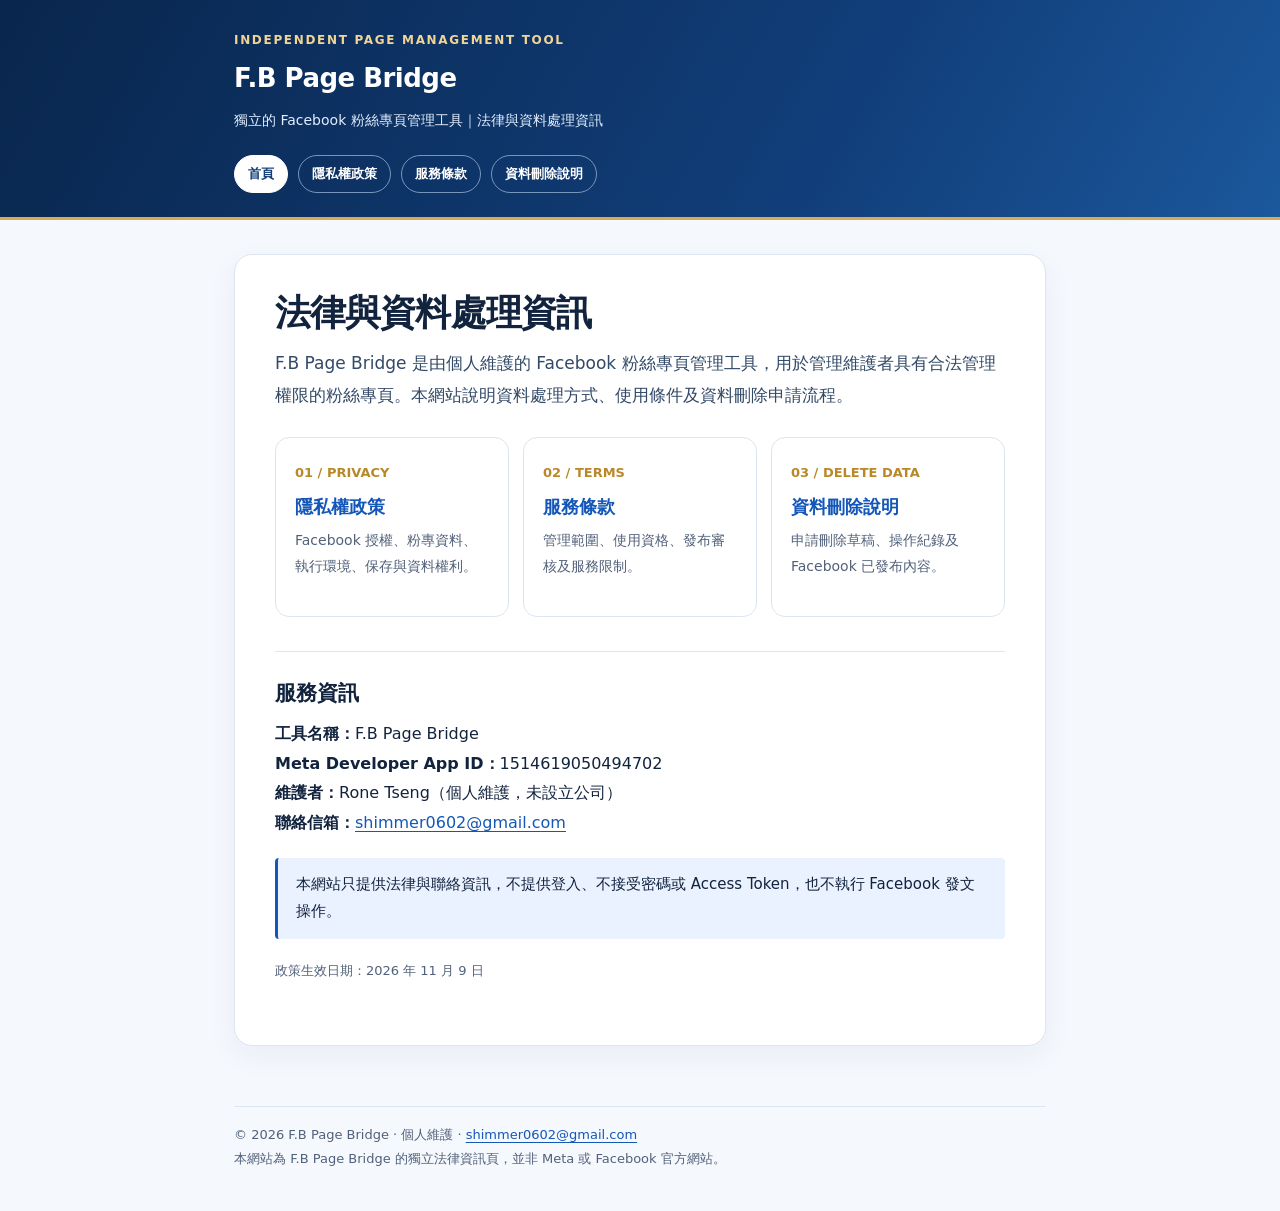
<file: index.html>
<!doctype html>
<html lang="zh-Hant-TW">
<head>
<meta charset="UTF-8"><meta name="viewport" content="width=device-width, initial-scale=1">
<meta name="description" content="F.B Page Bridge 隱私權政策、服務條款及資料刪除說明。">
<meta name="color-scheme" content="light">
<title>法律資訊｜F.B Page Bridge</title>
<link rel="stylesheet" href="./style.css">
</head>
<body>
<a class="skip" href="#main">跳到主要內容</a>
<header class="mast"><div class="mast-inner">
<div class="eyebrow">Independent Page Management Tool</div>
<div class="brand">F.B Page Bridge</div>
<p class="subbrand">獨立的 Facebook 粉絲專頁管理工具｜法律與資料處理資訊</p>
<nav aria-label="網站導覽"><a href="./index.html" aria-current="page">首頁</a><a href="./privacy.html">隱私權政策</a><a href="./terms.html">服務條款</a><a href="./data-deletion.html">資料刪除說明</a></nav>
</div></header>
<main class="container" id="main"><article class="paper"><h1>法律與資料處理資訊</h1>
<p class="lead">F.B Page Bridge 是由個人維護的 Facebook 粉絲專頁管理工具，用於管理維護者具有合法管理權限的粉絲專頁。本網站說明資料處理方式、使用條件及資料刪除申請流程。</p>
<div class="cards">
<a class="card" href="./privacy.html"><span class="mini">01 / PRIVACY</span><h2>隱私權政策</h2><p>Facebook 授權、粉專資料、執行環境、保存與資料權利。</p></a>
<a class="card" href="./terms.html"><span class="mini">02 / TERMS</span><h2>服務條款</h2><p>管理範圍、使用資格、發布審核及服務限制。</p></a>
<a class="card" href="./data-deletion.html"><span class="mini">03 / DELETE DATA</span><h2>資料刪除說明</h2><p>申請刪除草稿、操作紀錄及 Facebook 已發布內容。</p></a>
</div>
<h2>服務資訊</h2>
<p><strong>工具名稱：</strong>F.B Page Bridge<br><strong>Meta Developer App ID：</strong>1514619050494702<br><strong>維護者：</strong>Rone Tseng（個人維護，未設立公司）<br><strong>聯絡信箱：</strong><a href="mailto:shimmer0602@gmail.com">shimmer0602@gmail.com</a></p>
<p class="note">本網站只提供法律與聯絡資訊，不提供登入、不接受密碼或 Access Token，也不執行 Facebook 發文操作。</p>
<p class="meta">政策生效日期：2026 年 11 月 9 日</p></article></main>
<footer class="footer"><div class="footer-inner">© 2026 F.B Page Bridge · 個人維護 · <a href="mailto:shimmer0602@gmail.com">shimmer0602@gmail.com</a><br>
本網站為 F.B Page Bridge 的獨立法律資訊頁，並非 Meta 或 Facebook 官方網站。</div></footer>
</body></html>
</file>
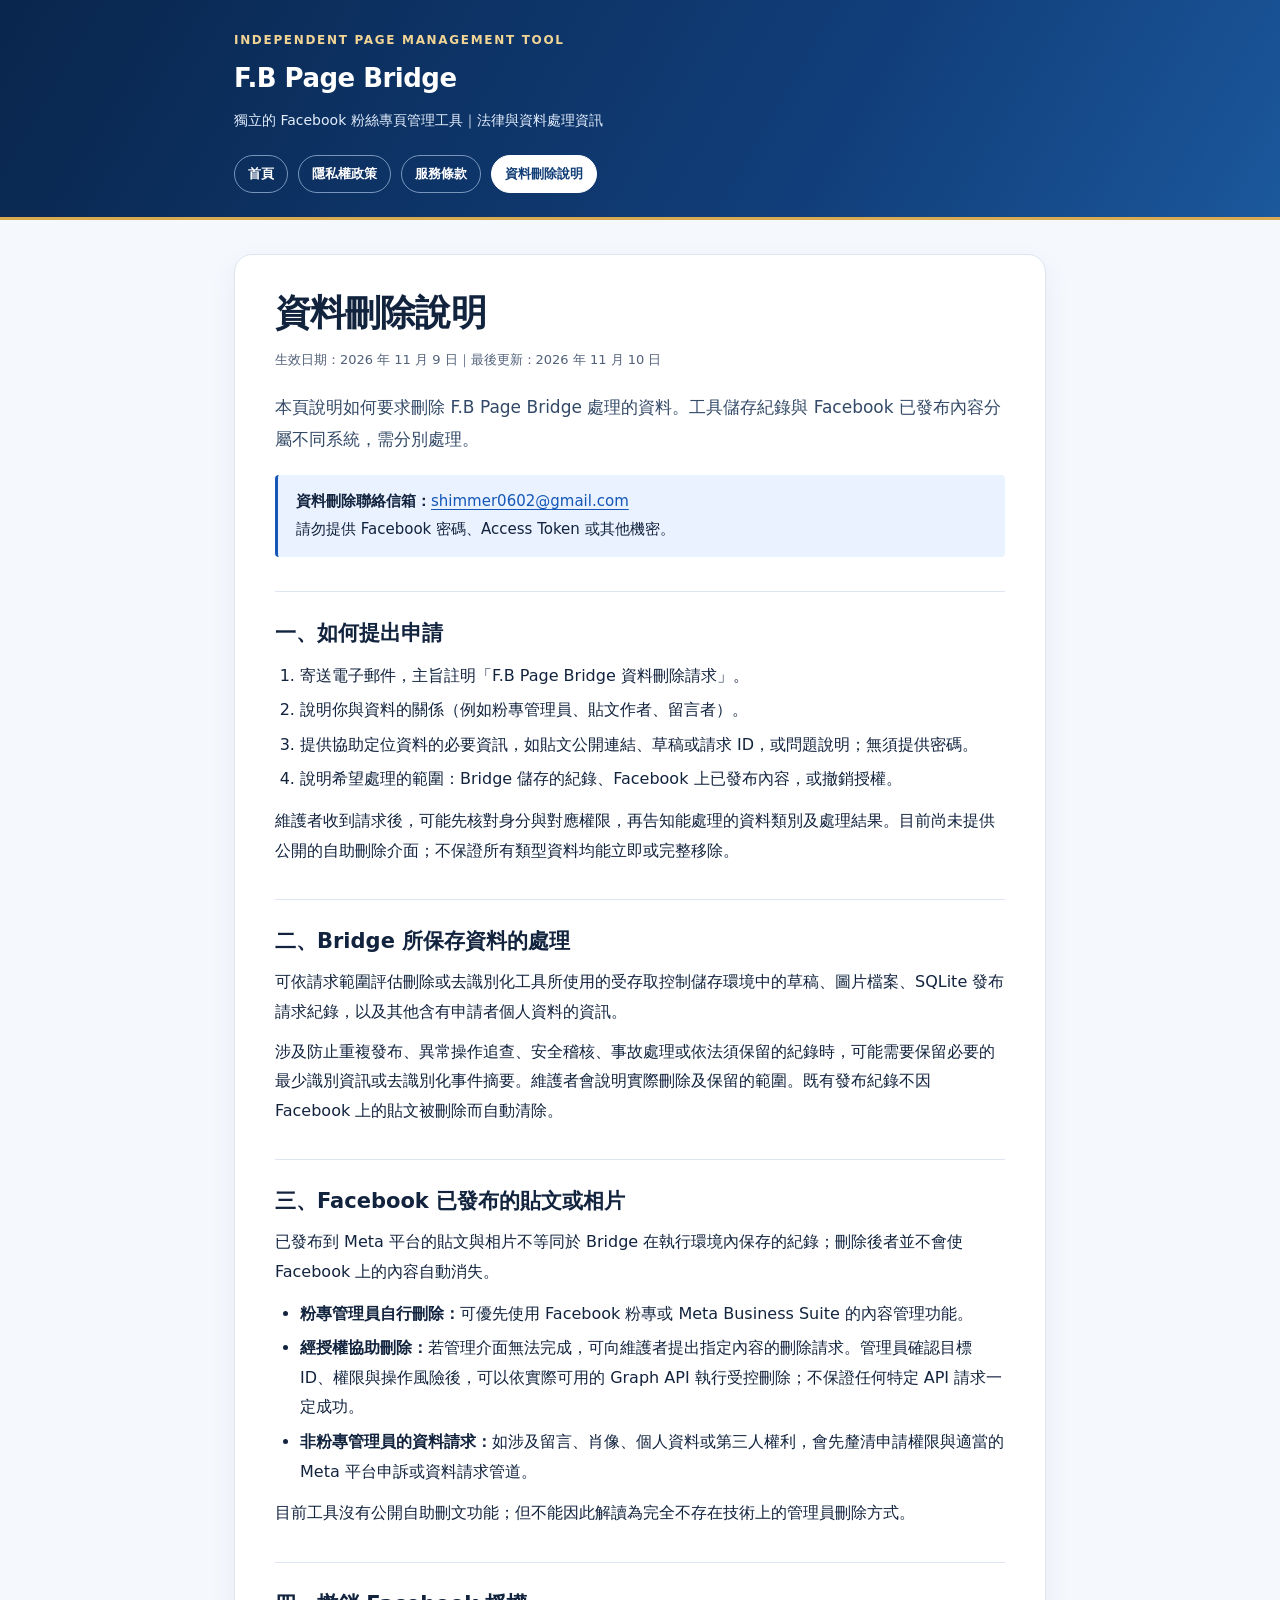
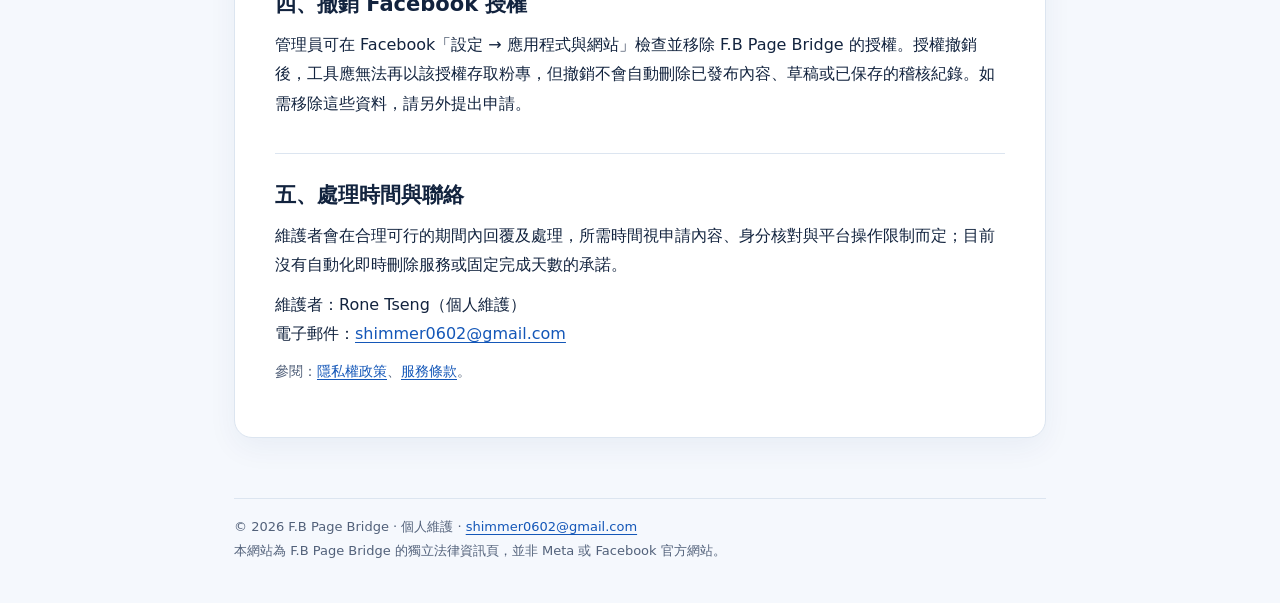
<file: data-deletion.html>
<!doctype html>
<html lang="zh-Hant-TW">
<head>
<meta charset="UTF-8"><meta name="viewport" content="width=device-width, initial-scale=1">
<meta name="description" content="F.B Page Bridge 的 Facebook 內容與工具儲存資料刪除請求程序。">
<meta name="color-scheme" content="light">
<title>資料刪除說明｜F.B Page Bridge</title>
<link rel="stylesheet" href="./style.css">
</head>
<body>
<a class="skip" href="#main">跳到主要內容</a>
<header class="mast"><div class="mast-inner">
<div class="eyebrow">Independent Page Management Tool</div>
<div class="brand">F.B Page Bridge</div>
<p class="subbrand">獨立的 Facebook 粉絲專頁管理工具｜法律與資料處理資訊</p>
<nav aria-label="網站導覽"><a href="./index.html">首頁</a><a href="./privacy.html">隱私權政策</a><a href="./terms.html">服務條款</a><a href="./data-deletion.html" aria-current="page">資料刪除說明</a></nav>
</div></header>
<main class="container" id="main"><article class="paper"><h1>資料刪除說明</h1><p class="meta">生效日期：2026 年 11 月 9 日｜最後更新：2026 年 11 月 10 日</p>
<p class="lead">本頁說明如何要求刪除 F.B Page Bridge 處理的資料。工具儲存紀錄與 Facebook 已發布內容分屬不同系統，需分別處理。</p>
<div class="note"><strong>資料刪除聯絡信箱：</strong><a href="mailto:shimmer0602@gmail.com?subject=F.B%20Page%20Bridge%20%E8%B3%87%E6%96%99%E5%88%AA%E9%99%A4%E8%AB%8B%E6%B1%82">shimmer0602@gmail.com</a><br>請勿提供 Facebook 密碼、Access Token 或其他機密。</div>
<h2>一、如何提出申請</h2>
<ol>
<li>寄送電子郵件，主旨註明「F.B Page Bridge 資料刪除請求」。</li>
<li>說明你與資料的關係（例如粉專管理員、貼文作者、留言者）。</li>
<li>提供協助定位資料的必要資訊，如貼文公開連結、草稿或請求 ID，或問題說明；無須提供密碼。</li>
<li>說明希望處理的範圍：Bridge 儲存的紀錄、Facebook 上已發布內容，或撤銷授權。</li>
</ol>
<p>維護者收到請求後，可能先核對身分與對應權限，再告知能處理的資料類別及處理結果。目前尚未提供公開的自助刪除介面；不保證所有類型資料均能立即或完整移除。</p>
<h2>二、Bridge 所保存資料的處理</h2>
<p>可依請求範圍評估刪除或去識別化工具所使用的受存取控制儲存環境中的草稿、圖片檔案、SQLite 發布請求紀錄，以及其他含有申請者個人資料的資訊。</p>
<p>涉及防止重複發布、異常操作追查、安全稽核、事故處理或依法須保留的紀錄時，可能需要保留必要的最少識別資訊或去識別化事件摘要。維護者會說明實際刪除及保留的範圍。既有發布紀錄不因 Facebook 上的貼文被刪除而自動清除。</p>
<h2>三、Facebook 已發布的貼文或相片</h2>
<p>已發布到 Meta 平台的貼文與相片不等同於 Bridge 在執行環境內保存的紀錄；刪除後者並不會使 Facebook 上的內容自動消失。</p>
<ul>
<li><strong>粉專管理員自行刪除：</strong>可優先使用 Facebook 粉專或 Meta Business Suite 的內容管理功能。</li>
<li><strong>經授權協助刪除：</strong>若管理介面無法完成，可向維護者提出指定內容的刪除請求。管理員確認目標 ID、權限與操作風險後，可以依實際可用的 Graph API 執行受控刪除；不保證任何特定 API 請求一定成功。</li>
<li><strong>非粉專管理員的資料請求：</strong>如涉及留言、肖像、個人資料或第三人權利，會先釐清申請權限與適當的 Meta 平台申訴或資料請求管道。</li>
</ul>
<p>目前工具沒有公開自助刪文功能；但不能因此解讀為完全不存在技術上的管理員刪除方式。</p>
<h2>四、撤銷 Facebook 授權</h2>
<p>管理員可在 Facebook「設定 → 應用程式與網站」檢查並移除 F.B Page Bridge 的授權。授權撤銷後，工具應無法再以該授權存取粉專，但撤銷不會自動刪除已發布內容、草稿或已保存的稽核紀錄。如需移除這些資料，請另外提出申請。</p>
<h2>五、處理時間與聯絡</h2>
<p>維護者會在合理可行的期間內回覆及處理，所需時間視申請內容、身分核對與平台操作限制而定；目前沒有自動化即時刪除服務或固定完成天數的承諾。</p>
<p>維護者：Rone Tseng（個人維護）<br>電子郵件：<a href="mailto:shimmer0602@gmail.com">shimmer0602@gmail.com</a></p>
<p class="small">參閱：<a href="./privacy.html">隱私權政策</a>、<a href="./terms.html">服務條款</a>。</p></article></main>
<footer class="footer"><div class="footer-inner">© 2026 F.B Page Bridge · 個人維護 · <a href="mailto:shimmer0602@gmail.com">shimmer0602@gmail.com</a><br>
本網站為 F.B Page Bridge 的獨立法律資訊頁，並非 Meta 或 Facebook 官方網站。</div></footer>
</body></html>
</file>
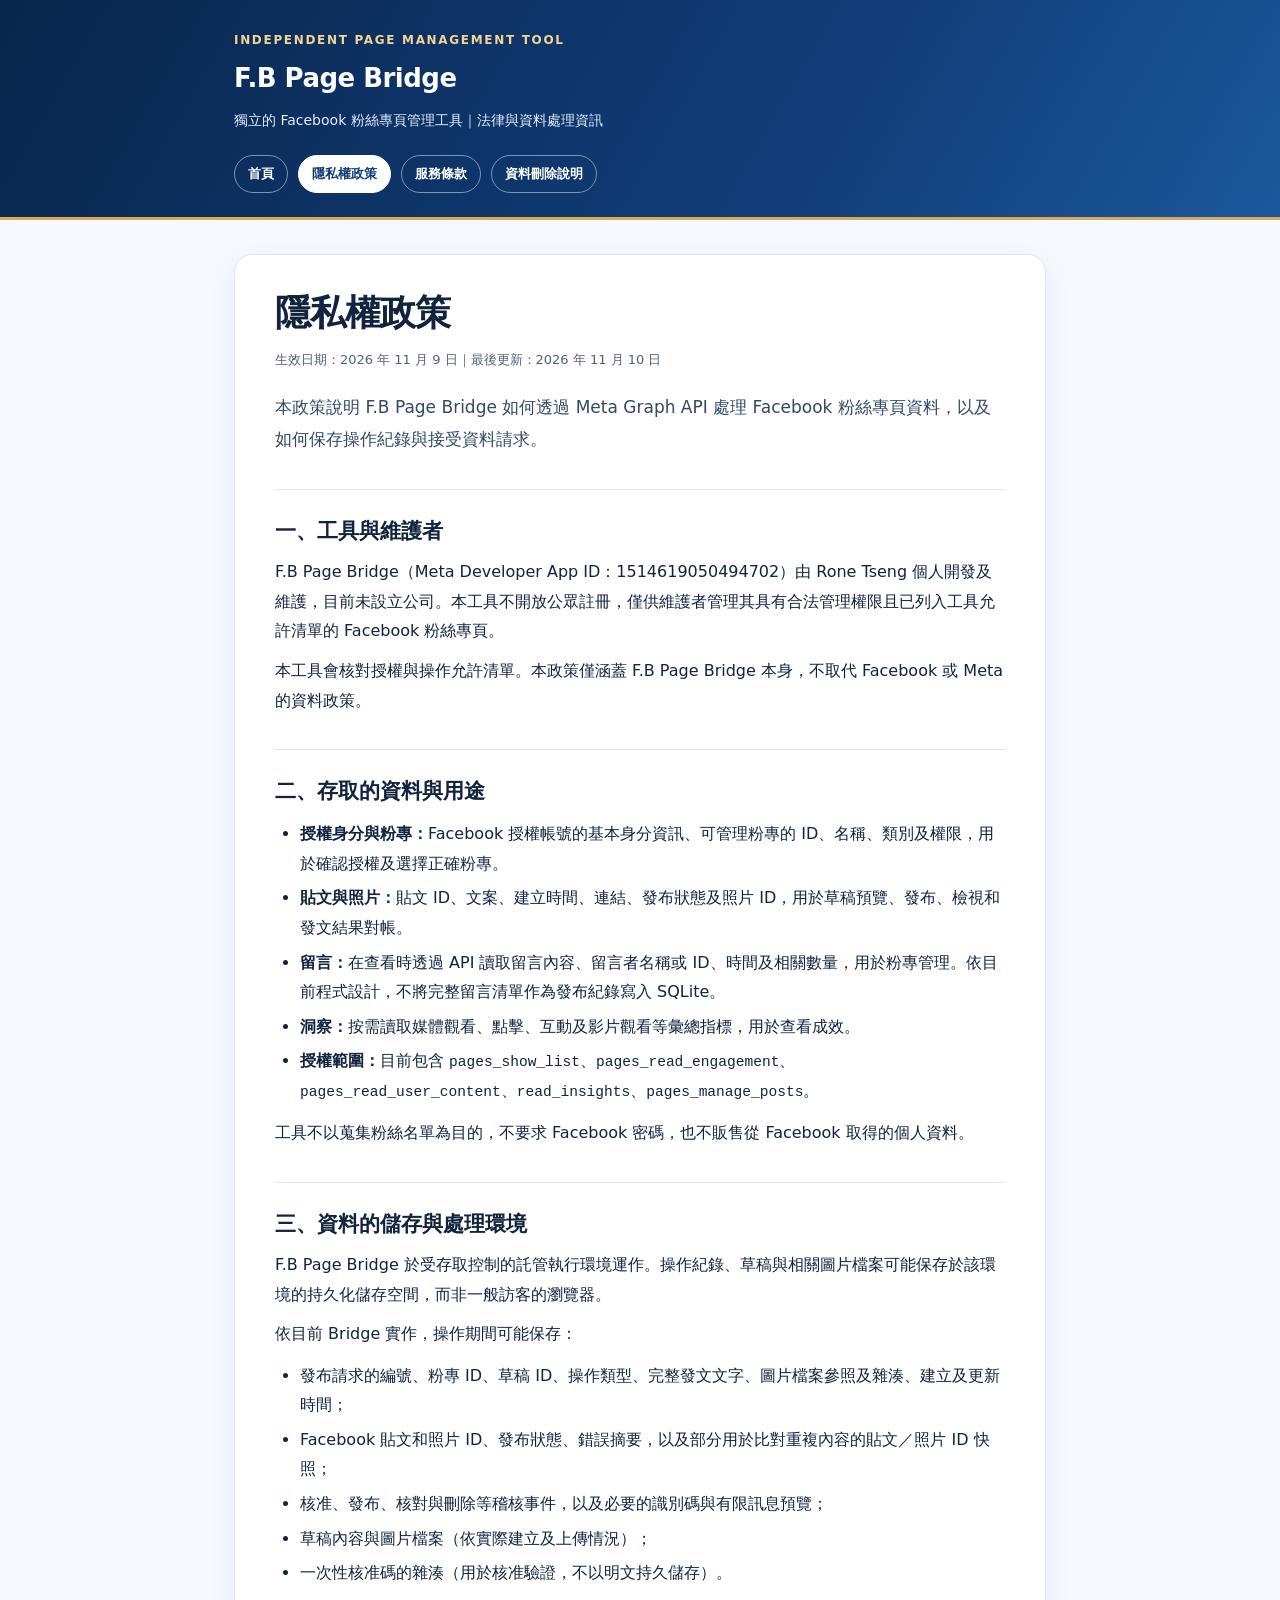
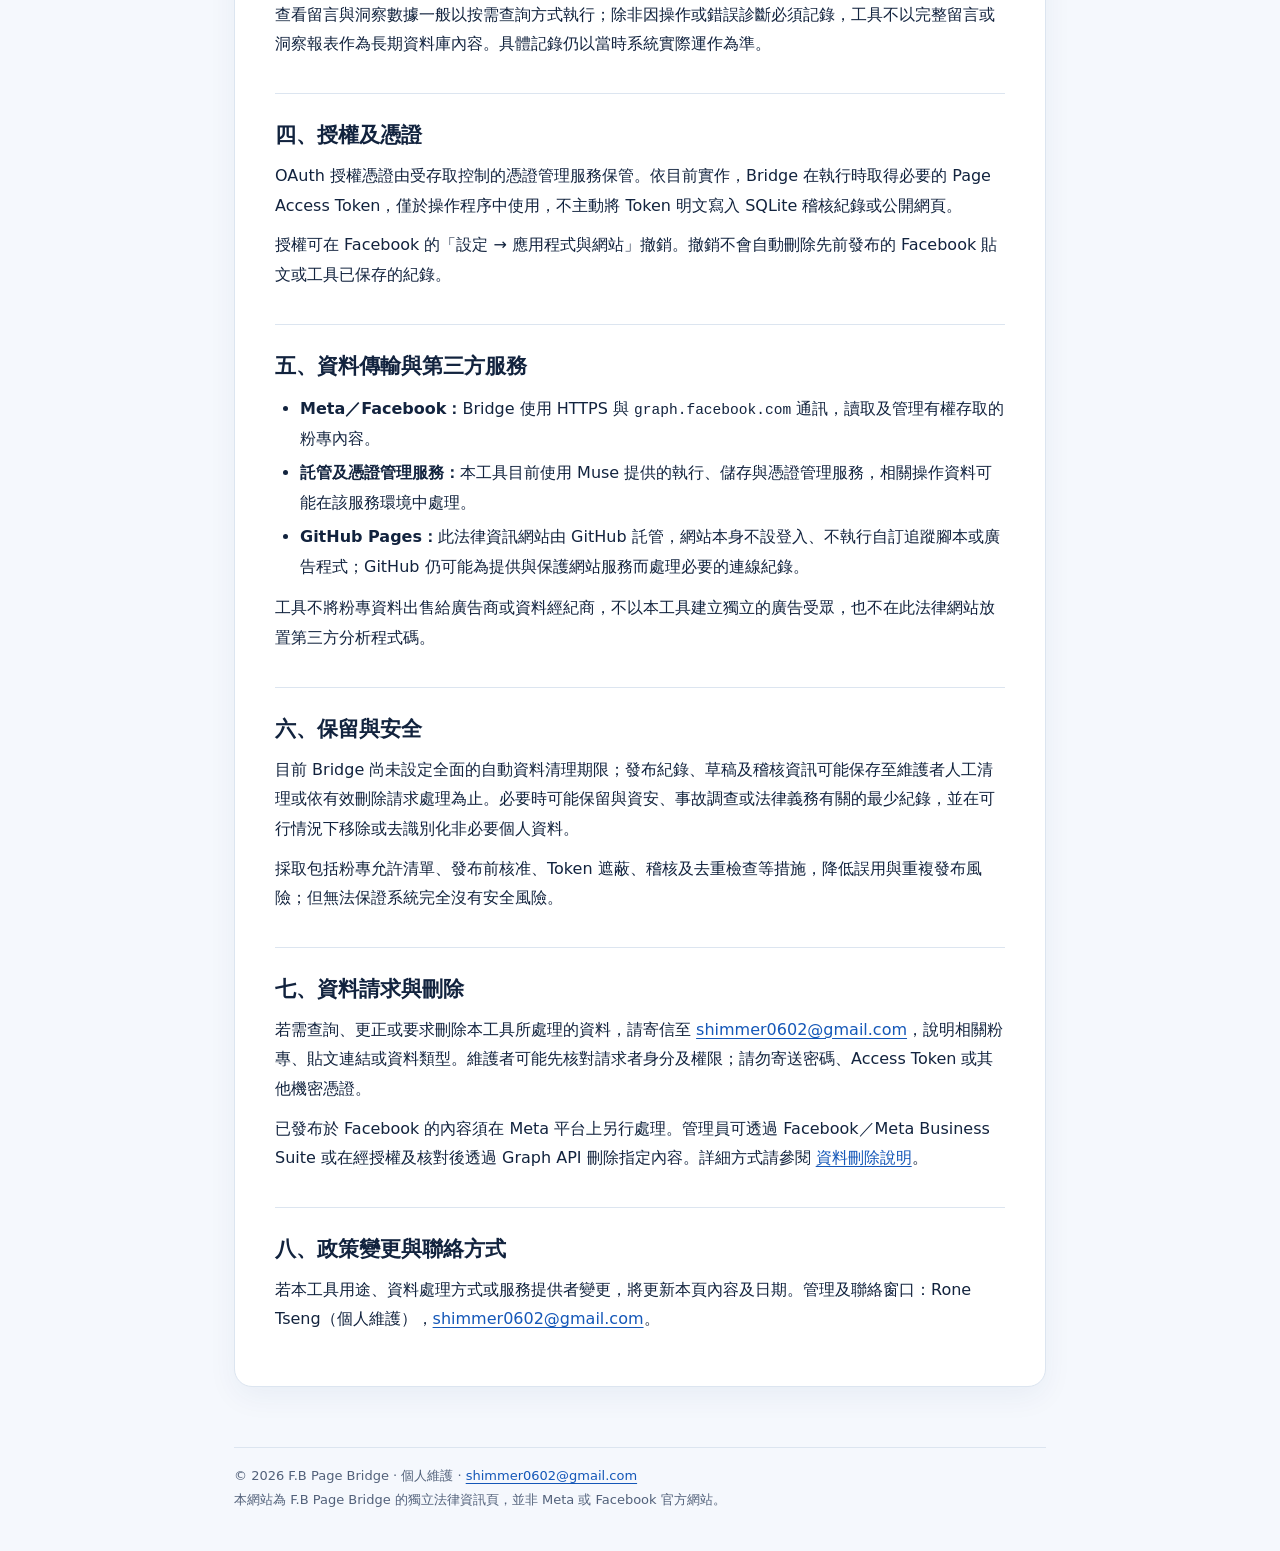
<file: privacy.html>
<!doctype html>
<html lang="zh-Hant-TW">
<head>
<meta charset="UTF-8"><meta name="viewport" content="width=device-width, initial-scale=1">
<meta name="description" content="Facebook Page Bridge 的資料存取、保存、傳輸及刪除政策。">
<meta name="color-scheme" content="light">
<title>隱私權政策｜F.B Page Bridge</title>
<link rel="stylesheet" href="./style.css">
</head>
<body>
<a class="skip" href="#main">跳到主要內容</a>
<header class="mast"><div class="mast-inner">
<div class="eyebrow">Independent Page Management Tool</div>
<div class="brand">F.B Page Bridge</div>
<p class="subbrand">獨立的 Facebook 粉絲專頁管理工具｜法律與資料處理資訊</p>
<nav aria-label="網站導覽"><a href="./index.html">首頁</a><a href="./privacy.html" aria-current="page">隱私權政策</a><a href="./terms.html">服務條款</a><a href="./data-deletion.html">資料刪除說明</a></nav>
</div></header>
<main class="container" id="main"><article class="paper"><h1>隱私權政策</h1><p class="meta">生效日期：2026 年 11 月 9 日｜最後更新：2026 年 11 月 10 日</p>
<p class="lead">本政策說明 F.B Page Bridge 如何透過 Meta Graph API 處理 Facebook 粉絲專頁資料，以及如何保存操作紀錄與接受資料請求。</p>
<h2>一、工具與維護者</h2>
<p>F.B Page Bridge（Meta Developer App ID：1514619050494702）由 Rone Tseng 個人開發及維護，目前未設立公司。本工具不開放公眾註冊，僅供維護者管理其具有合法管理權限且已列入工具允許清單的 Facebook 粉絲專頁。</p>
<p>本工具會核對授權與操作允許清單。本政策僅涵蓋 F.B Page Bridge 本身，不取代 Facebook 或 Meta 的資料政策。</p>
<h2>二、存取的資料與用途</h2>
<ul>
<li><strong>授權身分與粉專：</strong>Facebook 授權帳號的基本身分資訊、可管理粉專的 ID、名稱、類別及權限，用於確認授權及選擇正確粉專。</li>
<li><strong>貼文與照片：</strong>貼文 ID、文案、建立時間、連結、發布狀態及照片 ID，用於草稿預覽、發布、檢視和發文結果對帳。</li>
<li><strong>留言：</strong>在查看時透過 API 讀取留言內容、留言者名稱或 ID、時間及相關數量，用於粉專管理。依目前程式設計，不將完整留言清單作為發布紀錄寫入 SQLite。</li>
<li><strong>洞察：</strong>按需讀取媒體觀看、點擊、互動及影片觀看等彙總指標，用於查看成效。</li>
<li><strong>授權範圍：</strong>目前包含 <code>pages_show_list</code>、<code>pages_read_engagement</code>、<code>pages_read_user_content</code>、<code>read_insights</code>、<code>pages_manage_posts</code>。</li>
</ul>
<p>工具不以蒐集粉絲名單為目的，不要求 Facebook 密碼，也不販售從 Facebook 取得的個人資料。</p>
<h2>三、資料的儲存與處理環境</h2>
<p>F.B Page Bridge 於受存取控制的託管執行環境運作。操作紀錄、草稿與相關圖片檔案可能保存於該環境的持久化儲存空間，而非一般訪客的瀏覽器。</p>
<p>依目前 Bridge 實作，操作期間可能保存：</p>
<ul>
<li>發布請求的編號、粉專 ID、草稿 ID、操作類型、完整發文文字、圖片檔案參照及雜湊、建立及更新時間；</li>
<li>Facebook 貼文和照片 ID、發布狀態、錯誤摘要，以及部分用於比對重複內容的貼文／照片 ID 快照；</li>
<li>核准、發布、核對與刪除等稽核事件，以及必要的識別碼與有限訊息預覽；</li>
<li>草稿內容與圖片檔案（依實際建立及上傳情況）；</li>
<li>一次性核准碼的雜湊（用於核准驗證，不以明文持久儲存）。</li>
</ul>
<p>查看留言與洞察數據一般以按需查詢方式執行；除非因操作或錯誤診斷必須記錄，工具不以完整留言或洞察報表作為長期資料庫內容。具體記錄仍以當時系統實際運作為準。</p>
<h2>四、授權及憑證</h2>
<p>OAuth 授權憑證由受存取控制的憑證管理服務保管。依目前實作，Bridge 在執行時取得必要的 Page Access Token，僅於操作程序中使用，不主動將 Token 明文寫入 SQLite 稽核紀錄或公開網頁。</p>
<p>授權可在 Facebook 的「設定 → 應用程式與網站」撤銷。撤銷不會自動刪除先前發布的 Facebook 貼文或工具已保存的紀錄。</p>
<h2>五、資料傳輸與第三方服務</h2>
<ul>
<li><strong>Meta／Facebook：</strong>Bridge 使用 HTTPS 與 <code>graph.facebook.com</code> 通訊，讀取及管理有權存取的粉專內容。</li>
<li><strong>託管及憑證管理服務：</strong>本工具目前使用 Muse 提供的執行、儲存與憑證管理服務，相關操作資料可能在該服務環境中處理。</li>
<li><strong>GitHub Pages：</strong>此法律資訊網站由 GitHub 託管，網站本身不設登入、不執行自訂追蹤腳本或廣告程式；GitHub 仍可能為提供與保護網站服務而處理必要的連線紀錄。</li>
</ul>
<p>工具不將粉專資料出售給廣告商或資料經紀商，不以本工具建立獨立的廣告受眾，也不在此法律網站放置第三方分析程式碼。</p>
<h2>六、保留與安全</h2>
<p>目前 Bridge 尚未設定全面的自動資料清理期限；發布紀錄、草稿及稽核資訊可能保存至維護者人工清理或依有效刪除請求處理為止。必要時可能保留與資安、事故調查或法律義務有關的最少紀錄，並在可行情況下移除或去識別化非必要個人資料。</p>
<p>採取包括粉專允許清單、發布前核准、Token 遮蔽、稽核及去重檢查等措施，降低誤用與重複發布風險；但無法保證系統完全沒有安全風險。</p>
<h2>七、資料請求與刪除</h2>
<p>若需查詢、更正或要求刪除本工具所處理的資料，請寄信至 <a href="mailto:shimmer0602@gmail.com">shimmer0602@gmail.com</a>，說明相關粉專、貼文連結或資料類型。維護者可能先核對請求者身分及權限；請勿寄送密碼、Access Token 或其他機密憑證。</p>
<p>已發布於 Facebook 的內容須在 Meta 平台上另行處理。管理員可透過 Facebook／Meta Business Suite 或在經授權及核對後透過 Graph API 刪除指定內容。詳細方式請參閱 <a href="./data-deletion.html">資料刪除說明</a>。</p>
<h2>八、政策變更與聯絡方式</h2>
<p>若本工具用途、資料處理方式或服務提供者變更，將更新本頁內容及日期。管理及聯絡窗口：Rone Tseng（個人維護），<a href="mailto:shimmer0602@gmail.com">shimmer0602@gmail.com</a>。</p></article></main>
<footer class="footer"><div class="footer-inner">© 2026 F.B Page Bridge · 個人維護 · <a href="mailto:shimmer0602@gmail.com">shimmer0602@gmail.com</a><br>
本網站為 F.B Page Bridge 的獨立法律資訊頁，並非 Meta 或 Facebook 官方網站。</div></footer>
</body></html>
</file>
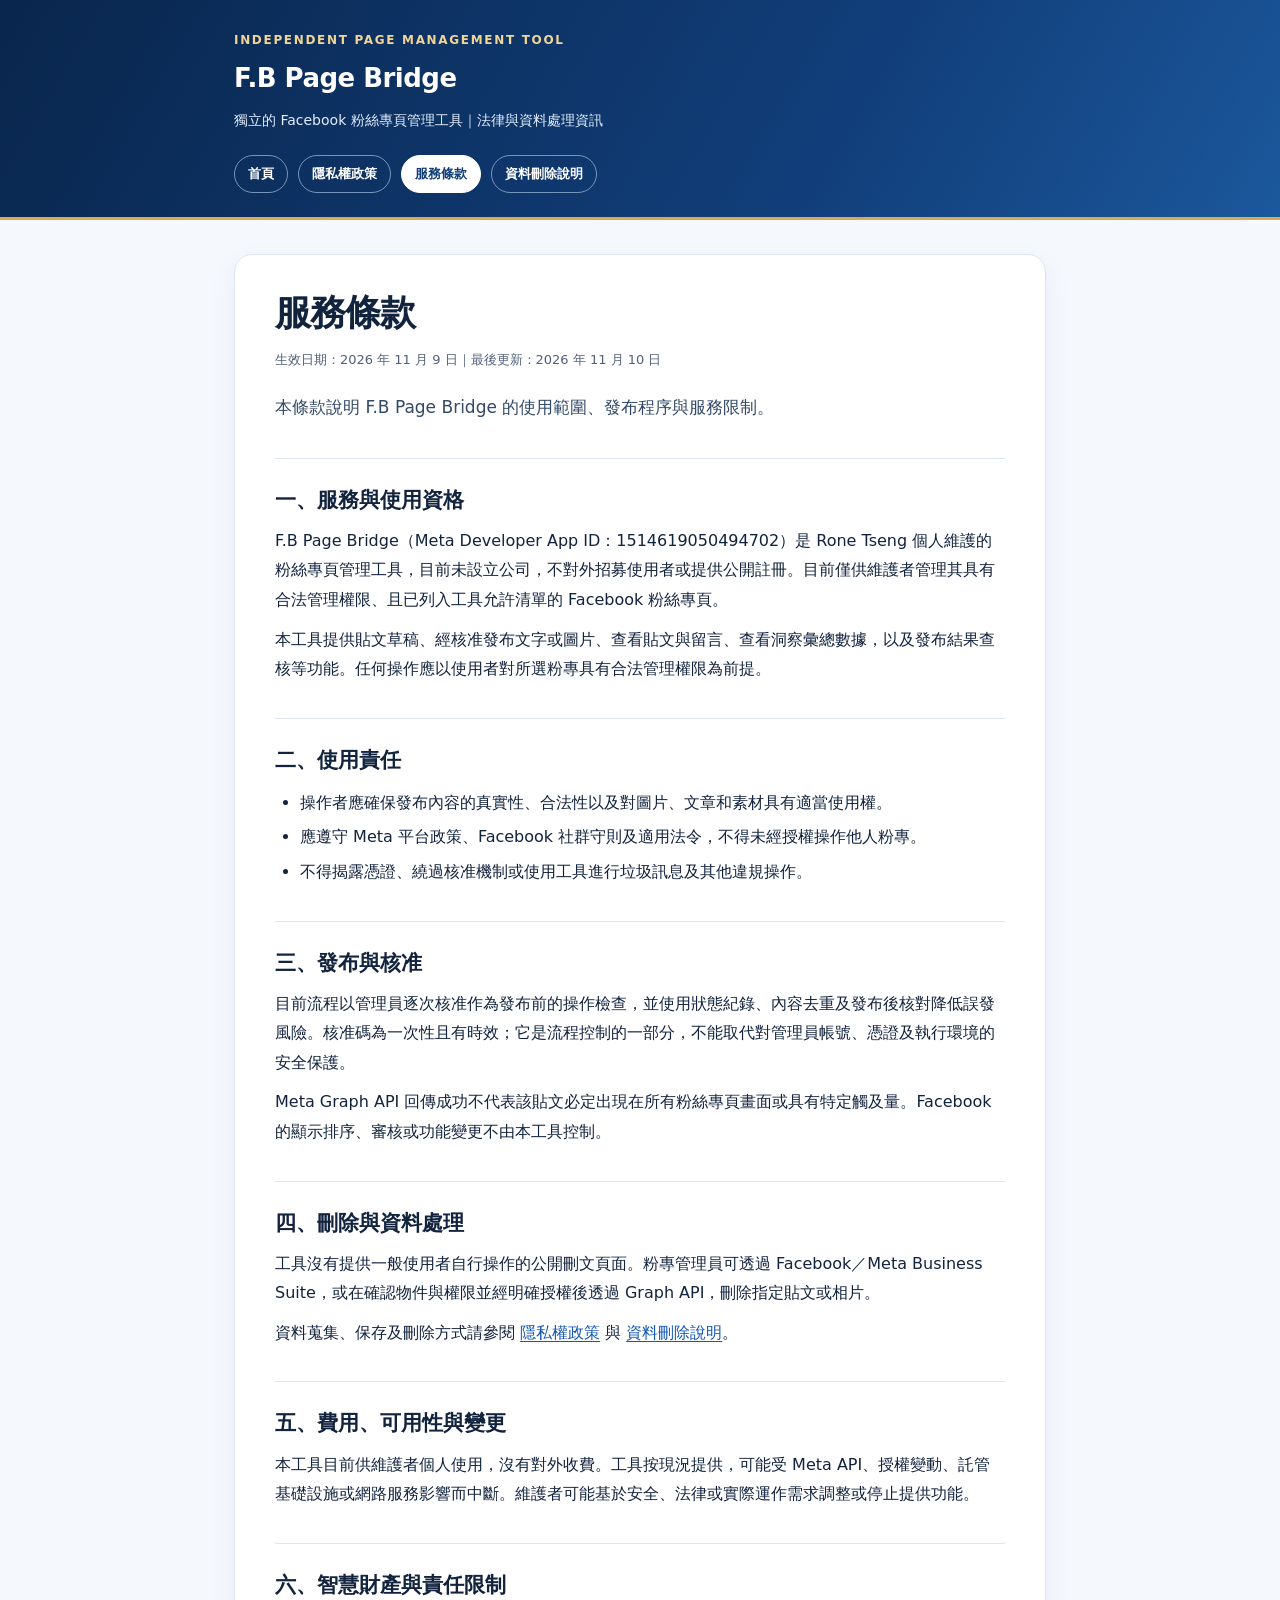
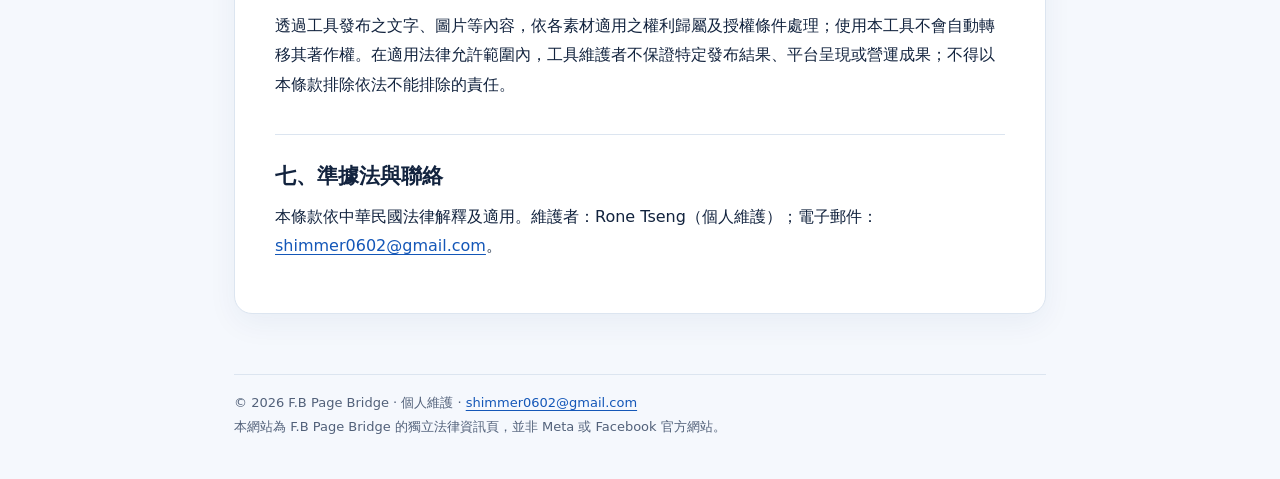
<file: terms.html>
<!doctype html>
<html lang="zh-Hant-TW">
<head>
<meta charset="UTF-8"><meta name="viewport" content="width=device-width, initial-scale=1">
<meta name="description" content="F.B Page Bridge 的服務範圍、使用條件與風險說明。">
<meta name="color-scheme" content="light">
<title>服務條款｜F.B Page Bridge</title>
<link rel="stylesheet" href="./style.css">
</head>
<body>
<a class="skip" href="#main">跳到主要內容</a>
<header class="mast"><div class="mast-inner">
<div class="eyebrow">Independent Page Management Tool</div>
<div class="brand">F.B Page Bridge</div>
<p class="subbrand">獨立的 Facebook 粉絲專頁管理工具｜法律與資料處理資訊</p>
<nav aria-label="網站導覽"><a href="./index.html">首頁</a><a href="./privacy.html">隱私權政策</a><a href="./terms.html" aria-current="page">服務條款</a><a href="./data-deletion.html">資料刪除說明</a></nav>
</div></header>
<main class="container" id="main"><article class="paper"><h1>服務條款</h1><p class="meta">生效日期：2026 年 11 月 9 日｜最後更新：2026 年 11 月 10 日</p>
<p class="lead">本條款說明 F.B Page Bridge 的使用範圍、發布程序與服務限制。</p>
<h2>一、服務與使用資格</h2>
<p>F.B Page Bridge（Meta Developer App ID：1514619050494702）是 Rone Tseng 個人維護的粉絲專頁管理工具，目前未設立公司，不對外招募使用者或提供公開註冊。目前僅供維護者管理其具有合法管理權限、且已列入工具允許清單的 Facebook 粉絲專頁。</p>
<p>本工具提供貼文草稿、經核准發布文字或圖片、查看貼文與留言、查看洞察彙總數據，以及發布結果查核等功能。任何操作應以使用者對所選粉專具有合法管理權限為前提。</p>
<h2>二、使用責任</h2>
<ul>
<li>操作者應確保發布內容的真實性、合法性以及對圖片、文章和素材具有適當使用權。</li>
<li>應遵守 Meta 平台政策、Facebook 社群守則及適用法令，不得未經授權操作他人粉專。</li>
<li>不得揭露憑證、繞過核准機制或使用工具進行垃圾訊息及其他違規操作。</li>
</ul>
<h2>三、發布與核准</h2>
<p>目前流程以管理員逐次核准作為發布前的操作檢查，並使用狀態紀錄、內容去重及發布後核對降低誤發風險。核准碼為一次性且有時效；它是流程控制的一部分，不能取代對管理員帳號、憑證及執行環境的安全保護。</p>
<p>Meta Graph API 回傳成功不代表該貼文必定出現在所有粉絲專頁畫面或具有特定觸及量。Facebook 的顯示排序、審核或功能變更不由本工具控制。</p>
<h2>四、刪除與資料處理</h2>
<p>工具沒有提供一般使用者自行操作的公開刪文頁面。粉專管理員可透過 Facebook／Meta Business Suite，或在確認物件與權限並經明確授權後透過 Graph API，刪除指定貼文或相片。</p>
<p>資料蒐集、保存及刪除方式請參閱 <a href="./privacy.html">隱私權政策</a> 與 <a href="./data-deletion.html">資料刪除說明</a>。</p>
<h2>五、費用、可用性與變更</h2>
<p>本工具目前供維護者個人使用，沒有對外收費。工具按現況提供，可能受 Meta API、授權變動、託管基礎設施或網路服務影響而中斷。維護者可能基於安全、法律或實際運作需求調整或停止提供功能。</p>
<h2>六、智慧財產與責任限制</h2>
<p>透過工具發布之文字、圖片等內容，依各素材適用之權利歸屬及授權條件處理；使用本工具不會自動轉移其著作權。在適用法律允許範圍內，工具維護者不保證特定發布結果、平台呈現或營運成果；不得以本條款排除依法不能排除的責任。</p>
<h2>七、準據法與聯絡</h2>
<p>本條款依中華民國法律解釋及適用。維護者：Rone Tseng（個人維護）；電子郵件：<a href="mailto:shimmer0602@gmail.com">shimmer0602@gmail.com</a>。</p></article></main>
<footer class="footer"><div class="footer-inner">© 2026 F.B Page Bridge · 個人維護 · <a href="mailto:shimmer0602@gmail.com">shimmer0602@gmail.com</a><br>
本網站為 F.B Page Bridge 的獨立法律資訊頁，並非 Meta 或 Facebook 官方網站。</div></footer>
</body></html>
</file>
<file: style.css>
/* F.B Page Bridge — independent static legal website; no scripts or external dependencies */
:root{color-scheme:light;--ink:#12233e;--muted:#52617a;--bg:#f5f8fd;--card:#ffffff;--line:#dce5f0;--blue:#1457b8;--blue-soft:#eaf2ff;--gold:#b98929}
*{box-sizing:border-box}html{scroll-behavior:smooth}body{margin:0;background:var(--bg);color:var(--ink);font-family:system-ui,-apple-system,"Noto Sans TC","PingFang TC","Microsoft JhengHei",sans-serif;font-size:16px;line-height:1.85}
a{color:var(--blue);text-underline-offset:3px}a:hover{text-decoration-thickness:2px}a:focus-visible{outline:3px solid #e6b24b;outline-offset:3px;border-radius:2px}
.skip{position:absolute;left:-1000px;top:10px;background:#fff;color:#000;padding:8px 12px;z-index:5}.skip:focus{left:12px}
.mast{background:linear-gradient(120deg,#09264d 0%,#113e7a 65%,#1b589c 100%);color:#fff;border-bottom:3px solid #d8ab53}
.mast-inner{max-width:860px;margin:auto;padding:29px 24px 24px}.eyebrow{font-size:12px;letter-spacing:.14em;font-weight:800;text-transform:uppercase;color:#f2d595}
.brand{font-size:26px;font-weight:850;letter-spacing:-.02em;margin:3px 0 6px}.subbrand{margin:0;color:#e3eefd;font-size:14px}
nav{margin-top:21px;display:flex;gap:10px;flex-wrap:wrap}nav a{color:#fff;text-decoration:none;border:1px solid #7896bc;border-radius:999px;padding:6px 13px;font-size:13px;font-weight:700}nav a:hover,nav a[aria-current="page"]{background:#fff;color:#123e78;border-color:#fff}
.container{max-width:860px;margin:0 auto;padding:34px 24px 60px}.paper{background:var(--card);border:1px solid var(--line);border-radius:18px;box-shadow:0 10px 30px rgba(20,53,105,.055);padding:34px 40px 42px}
h1{font-size:clamp(26px,4.2vw,36px);line-height:1.36;letter-spacing:-.025em;margin:0 0 10px}h2{font-size:21px;line-height:1.48;margin:34px 0 10px;padding-top:26px;border-top:1px solid var(--line)}h3{font-size:17px;margin:20px 0 5px}p{margin:10px 0}ul,ol{padding-left:25px;margin:12px 0}li{margin:5px 0}.meta{font-size:13px;color:var(--muted);margin:5px 0 20px}.lead{font-size:17px;color:#324967}.note{padding:13px 18px;background:var(--blue-soft);border-left:3px solid var(--blue);border-radius:4px;font-size:15px;margin:20px 0}.warn{background:#fff9ec;border-color:var(--gold)}.cards{display:grid;grid-template-columns:repeat(3,1fr);gap:14px;margin:26px 0}.card{border:1px solid var(--line);background:#fff;border-radius:14px;padding:19px;min-height:180px;text-decoration:none;display:block}.card h2{margin:7px 0;border:0;padding:0;font-size:18px;color:var(--blue)}.card p{font-size:14px;color:var(--muted);margin:8px 0 0}.card .mini{color:var(--gold);font-size:13px;font-weight:800}.footer{max-width:860px;margin:0 auto;padding:0 24px 40px;font-size:13px;color:var(--muted)}.footer-inner{border-top:1px solid var(--line);padding-top:16px}.footer a{color:var(--blue)}.small{font-size:14px;color:var(--muted)}.important{font-weight:750;color:#9e5613}code{font-size:.91em;overflow-wrap:anywhere}strong{font-weight:750}
@media(max-width:680px){.mast-inner{padding:22px 18px}.container{padding:20px 12px 40px}.paper{padding:24px 20px 30px;border-radius:12px}.cards{grid-template-columns:1fr}.card{min-height:unset}.footer{padding:0 16px 30px}.brand{font-size:24px}}
@media(prefers-reduced-motion:reduce){html{scroll-behavior:auto}}
</file>
